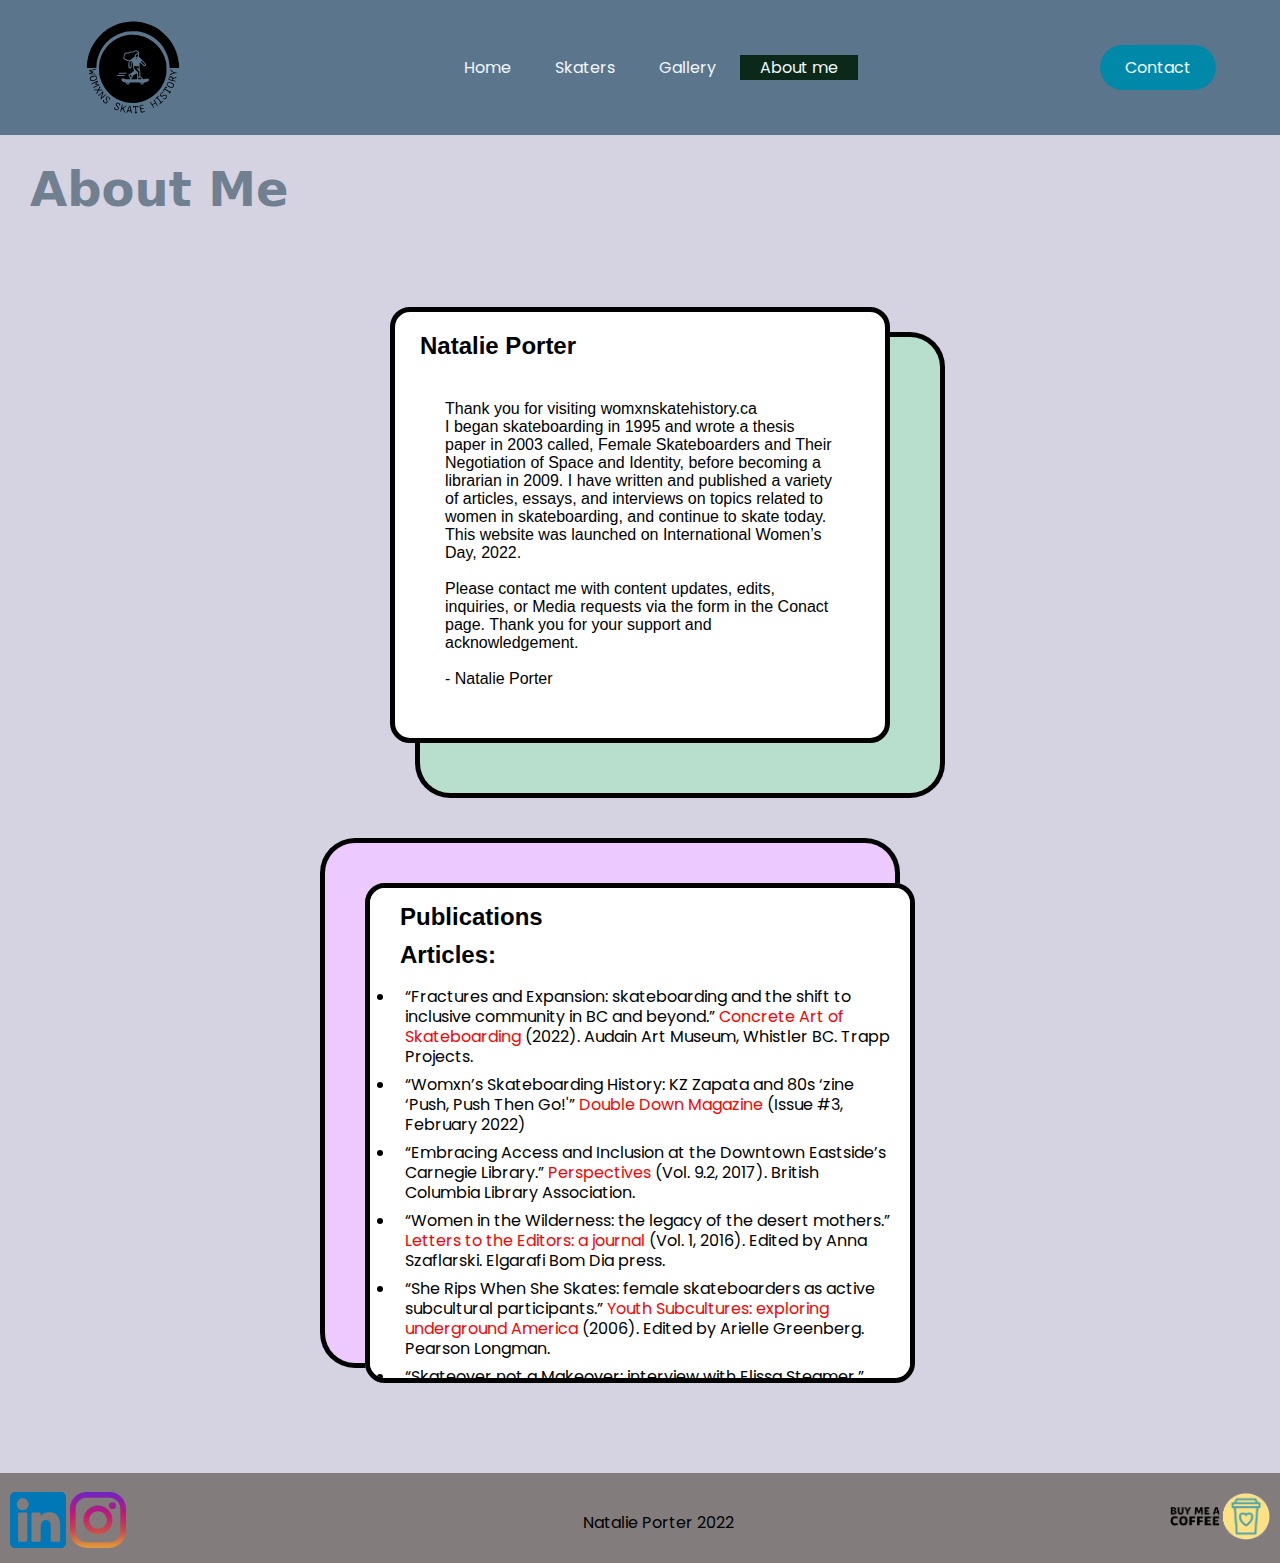
<file: About_me.html>
<!DOCTYPE html>
<html>
    <head>
        
        <meta charset="UTF-8">
        <meta name="viewport" content="width=device-width, initial-scale=1.0">
        <title>Womxn Skate History</title>
        <link rel="stylesheet" type="text/css" href="CSS/Stylesheet.CSS">
    </head>

    <header> 
        <img class="logo" src="Media/logo-1.svg" alt="Logo">
        <nav>
            <ul class="links">
                <li ><a href="index.html">Home</a></li>
                <li><a href="Skaters.html">Skaters</a></li>
                <li ><a href="Gallery.html">Gallery</a></li>
                <li class="active" ><a href="About_me.html">About me</a></li>
            </ul>
        </nav>
        <a class="cta" href="Contact.html"><button>Contact</button></a>
    </header>

    <body>
        <h1 class="heading">About Me</h1>
        <div class="about-me-body">
            <div class="box1">
                <h2 class="box-heading">Natalie Porter</h2>
                
                <p class="hometxt">
                    Thank you for visiting womxnskatehistory.ca <br>
                    I began skateboarding in 1995 and wrote a thesis paper in 2003 called, 
                    Female Skateboarders and Their Negotiation of Space and Identity, 
                    before becoming a librarian in 2009. I have written and published a 
                    variety of articles, essays, and interviews on topics related to women 
                    in skateboarding, and continue to skate today. This website was launched 
                    on International Women’s Day, 2022.
                    <br> <br>
                    Please contact me with content updates, 
                    edits, inquiries, or Media requests via the 
                    form in the Conact page. Thank you for your support and 
                    acknowledgement.
                    <br> <br>
                    - Natalie Porter
        
                </p>
            </div>

            <div class="publications">
                <h2 class="box-heading">
                    Publications
                </h2>

                <h2 class="box-heading">Articles:</h2>
                <ul class="list">
                    <li class="listitem">“Fractures and Expansion: 
                        skateboarding and the shift to inclusive 
                        community in BC and beyond.”
                        <a href="https://store.thepolygon.ca/products/out-of-control-the-concrete-art-of-skateboarding">Concrete Art of Skateboarding</a> 
                        
                        (2022). Audain Art Museum, Whistler BC. Trapp Projects.</li>
                    <li class="listitem">“Womxn’s Skateboarding History: 
                        KZ Zapata and 80s ‘zine ‘Push, Push Then Go!'” 
                        <a href="https://www.doubledownzine.com/shop/double-down-zine-issue-three-pre-order">Double Down Magazine</a>
                         (Issue #3, February 2022)</li>
                    <li class="listitem">“Embracing Access and Inclusion at the 
                        Downtown Eastside’s Carnegie Library.” 
                        <a href="https://bclaconnect.ca/perspectives/2017/05/01/carnegie-library/">Perspectives</a> (Vol. 9.2, 2017). 
                        British Columbia Library Association.</li>
                    <li class="listitem">“Women in the Wilderness: the 
                        legacy of the desert mothers.”
                        <a href="https://elgarafibomdia.com/?s=%22Anna%20M.%20Szaflarski%20(ed.)%22">Letters to the 
                        Editors: a journal</a>  (Vol. 1, 2016). Edited by Anna 
                        Szaflarski. Elgarafi Bom Dia press.</li>
                    <li class="listitem">“She Rips When She Skates: female 
                        skateboarders as active subcultural participants.”
                        <a href="https://www.pearson.com/store/p/youth-subcultures-exploring-underground-america-a-longman-topics-reader-/P100000233678/9780321241948">Youth Subcultures: exploring underground America </a> 
                        (2006). 
                        Edited by Arielle Greenberg. Pearson Longman.</li>
                    <li class="listitem">“Skateover not a Makeover: interview with 
                        Elissa Steamer.” Exposé 
                        Skateboard Magazine (Issue No. 7, 2005), pp.62-63.</li>
                    
                    </ul>
                <h2 class="box-heading">Books</h2>
                <ul class="list">
                    <li class="listitem">
                    <a href="https://www.goodreads.com/book/show/23870676-the-history-of-women-in-skateboarding?from_search=true&from_srp=true&qid=VDGCt47Sn3&rank=4">The History of Women in Skateboarding</a> (2014) 
                    eBook. Fundraiser for Skateistan.</li>
                </ul>       
                
                <h2 class="box-heading">Zines</h2>
                <ul class="list">
                    <li class="listitem">
                        <a href="https://www.facebook.com/165176723502817/posts/our-dear-friend-natalie-porter-has-been-working-looong-and-hard-on-this-wonderfu/855914414429041/">Idlewood</a>
                        . Published by Antisocial skateshop (2009-2014).
                    </li>
                    <li class="listitem">
                        <a href="https://gasolinegypsy.wordpress.com/2016/08/02/brujas-a-stone-mason-and-authenticity/">Armpit</a>
                        . Published by Skirtboarders (2002 – 2004).
                    </li>
                </ul>

                <h2 class="box-heading">Thesis</h2>
                <ul class="list">
                    <li class="listitem">
                        <a href="https://spectrum.library.concordia.ca/2270/">"Female Skateboarders and their Negotiation of Space and Identity"</a> (2003). Masters thesis. Concordia University.</li>
                </ul>
            </div>

        </div>
    </body> 

    <footer class="footer">
        <ul>
        <a href="https://www.linkedin.com/in/natalielouiseporter/">
            <img  class="LI_logo" src="Media/LI_logo.svg" alt="LinkedIn link">
        </a>
        <a  href="https://www.instagram.com/womxnsk8history/">
            <img class="IG_logo" src="Media/IG_logo.svg" alt="Instagram link">
       </a>
        </ul>
       
        <p class="Nat">Natalie Porter 2022</p> 
        <a href="https://www.buymeacoffee.com/natalieporter">
        <img class="donate" src="Media/Coffee.png" alt="donate link">
        </a>
    </footer>
    
</html>
</file>
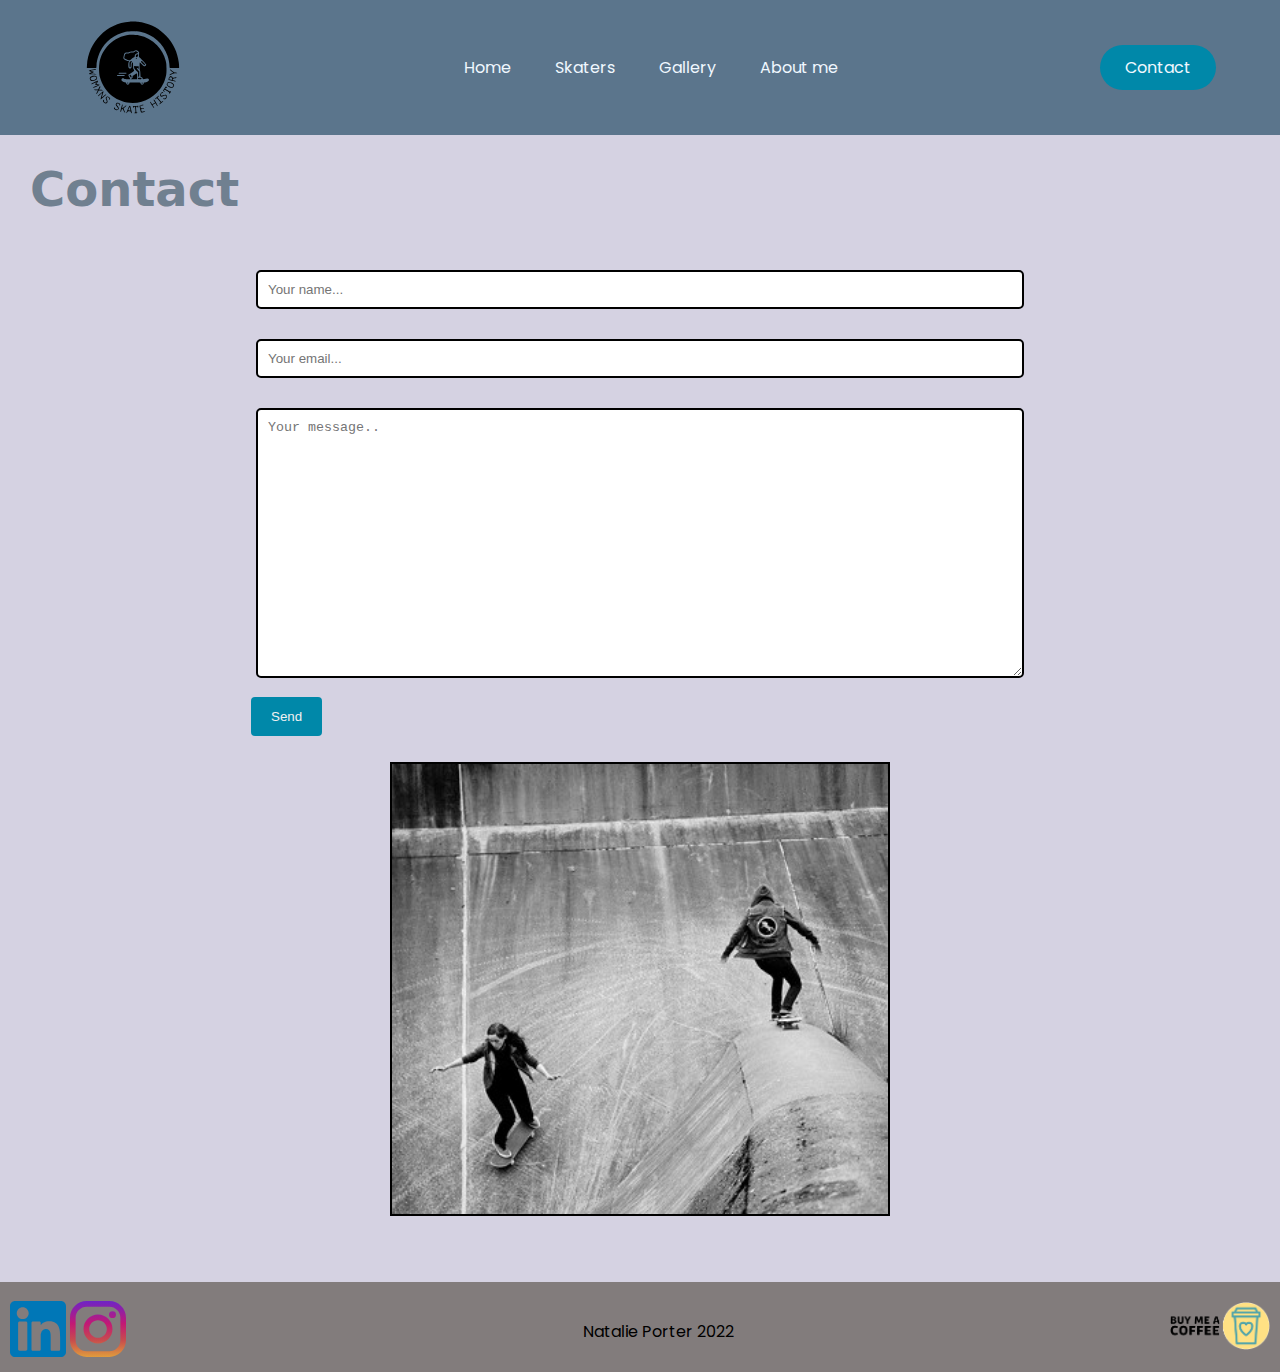
<file: Contact.html>
<!DOCTYPE html>
<html>
    <head>
        <meta charset="UTF-8">
        <meta name="viewport" content="width=device-width, initial-scale=1.0">
        <title>Womxn Skate History</title>
        <link rel="stylesheet" type="text/css" href="CSS/Stylesheet.CSS">
    </head>

    <header> 
        <img class="logo" src="Media/logo-1.svg" alt="Logo">

        <nav>
            <ul class="links">
                <li ><a href="index.html">Home</a></li>
                <li><a href="Skaters.html">Skaters</a></li>
                <li ><a href="Gallery.html">Gallery</a></li>
                <li ><a href="About_me.html">About me</a></li>
            </ul>
        </nav>
        <a class="cta" href="Contact.html"><button>Contact</button></a>
    </header>

    <body>
        <h1 class="heading">Contact</h1>
        <div class="main-content">
            <div class="container">
                <form action="actionpage.php">
                    <br>
                    
                    <input type="text" name="name" id="name"
                    placeholder="Your name...">
                    <br>
                    <input type="text" id="email" name="email"
                    placeholder="Your email...">

                    <br>
                    <textarea class="text.area" id="subject" name="subject" placeholder="Your message.."></textarea>
                    <br>
                    <input type="submit" value="Send">
                </form>
            </div>

            <div class="contactphoto"> 
                <img  src="Media/contact page photo.jpg" alt="skateboarders">
            </div>
        </div>  
    </body>
    <br><br>
    
    <footer class="footer">
        <ul>
        <a href="https://www.linkedin.com/in/natalielouiseporter/">
            <img  class="LI_logo" src="Media/LI_logo.svg" alt="LinkedIn link">
        </a>
        <a  href="https://www.instagram.com/womxnsk8history/">
            <img class="IG_logo" src="Media/IG_logo.svg" alt="Instagram link">
       </a>
        </ul>
       
        <p class="Nat">Natalie Porter 2022</p> 
       <a href="https://www.buymeacoffee.com/natalieporter">
        <img class="donate" src="Media/Coffee.png" alt="donate link">
       </a>
    </footer>
</html>
</file>
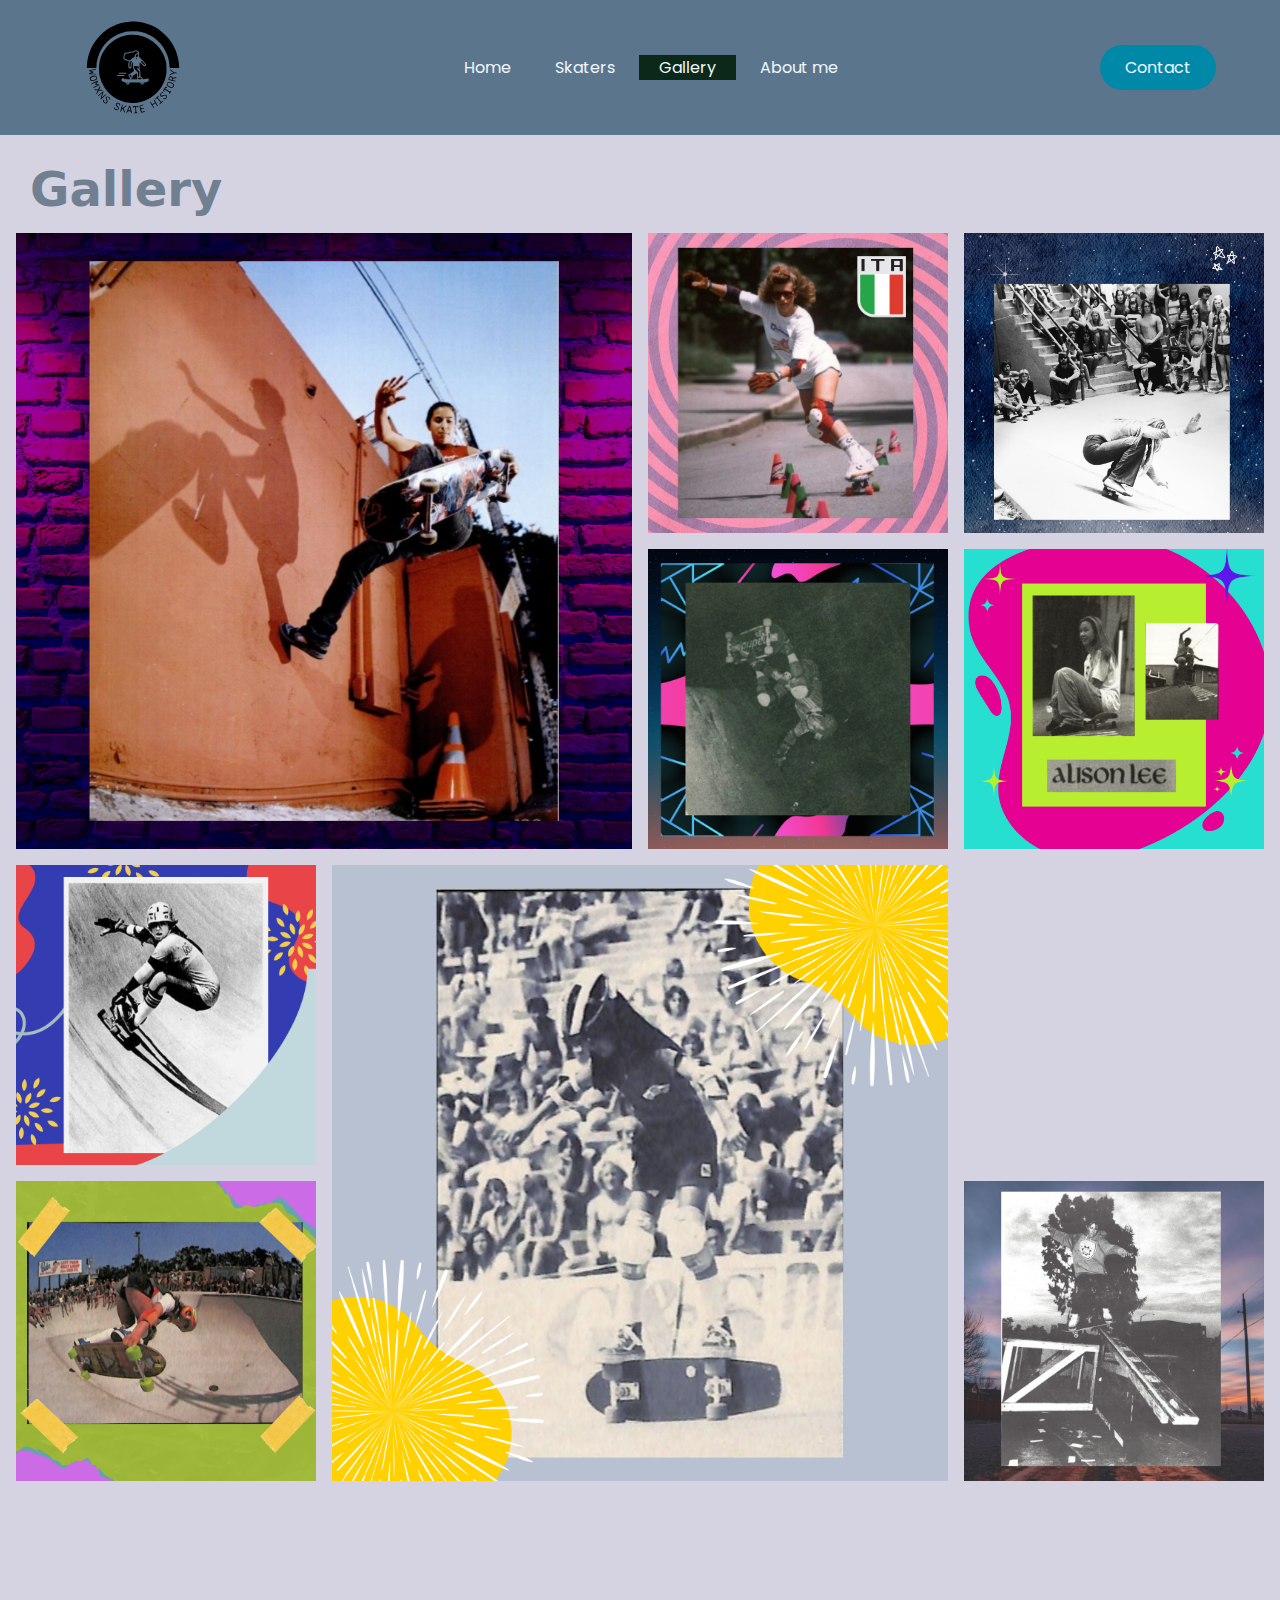
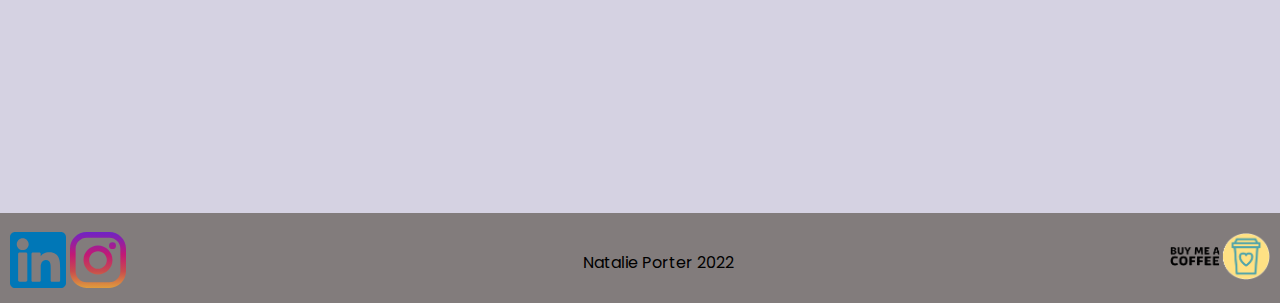
<file: Gallery.html>
<!DOCTYPE html>
<!DOCTYPE html>
<html>

  <head>
      <meta charset="UTF-8">
      <meta name="viewport" content="width=device-width, initial-scale=1.0">
      <title>Womxn Skate History</title>
      <link rel="stylesheet" type="text/css" href="CSS/Stylesheet.CSS">
  </head>

  <header> 
    <img class="logo" src="Media/logo-1.svg" alt="Logo">

    <nav>
        <ul class="links">
            <li ><a href="index.html">Home</a></li>
            <li><a href="Skaters.html">Skaters</a></li>
            <li class="active"><a href="Gallery.html">Gallery</a></li>
            <li ><a href="About_me.html">About me</a></li>
        </ul>
    </nav>
    <a class="cta" href="Contact.html"><button>Contact</button></a>
  </header>

  <body>
    <h1 class="heading">Gallery</h1>
    
    <div class="image-grid">
      <img class="image-grid-col-2 image-grid-row-2" src="Media/Gallery/violet-kimble-cover.png" alt="Violeet-kimble cover photo">
      <img src="Media/Gallery/antonella-ferrero-cover.png" alt="antonella-ferrero-cover photo">
      <img src="Media/Gallery/starla-stewart-cover.png" alt="starla-stewart-cover photo">
      <img src="Media/Gallery/sue-smith-cover.png" alt="sue-smith-cover photo">
      <img src="Media/Gallery/alison-lee-cover.png" alt="alison-lee cover photo">
      <img src="Media/Gallery/yuki-kuwabara-cover.png" alt="yuki-kuwabara-cover photo">
      <img class="image-grid-col-2 image-grid-row-2" src="Media/Gallery/sunshine-lee.png" alt="sunshine-lee">
      <iframe src="https://www.youtube.com/embed/RnWKujQrlqw" title="Alexis Sablone en Cross Roads" frameborder="0" allow="accelerometer; autoplay; clipboard-write; encrypted-Media; gyroscope; picture-in-picture" allowfullscreen></iframe>
      <img src="Media/Gallery/terry-verdoia-cover.png" alt="sunshine-lee">
      <img src="Media/Gallery/christy-jordahl-cover.png" alt="sunshine-lee">
      <iframe class="image-grid-col-2" src="https://www.youtube.com/embed/2vwqWaJ7Nok" title="Sue Hazel  - Skateboarding" frameborder="0" allow="accelerometer; autoplay; clipboard-write; encrypted-Media; gyroscope; picture-in-picture" allowfullscreen></iframe>
    </div>

  </body> 

  <footer class="footer">
    <ul>
      <a href="https://www.linkedin.com/in/natalielouiseporter/">
        <img  class="LI_logo" src="Media/LI_logo.svg" alt="LinkedIn link">
      </a>
      <a  href="https://www.instagram.com/womxnsk8history/">
        <img class="IG_logo" src="Media/IG_logo.svg" alt="Instagram link">
      </a>
    </ul>
    
    <p class="Nat">Natalie Porter 2022</p> 
    <a href="https://www.buymeacoffee.com/natalieporter">
    <img class="donate" src="Media/Coffee.png" alt="donate link">
    </a>
  </footer>
</html>
</file>
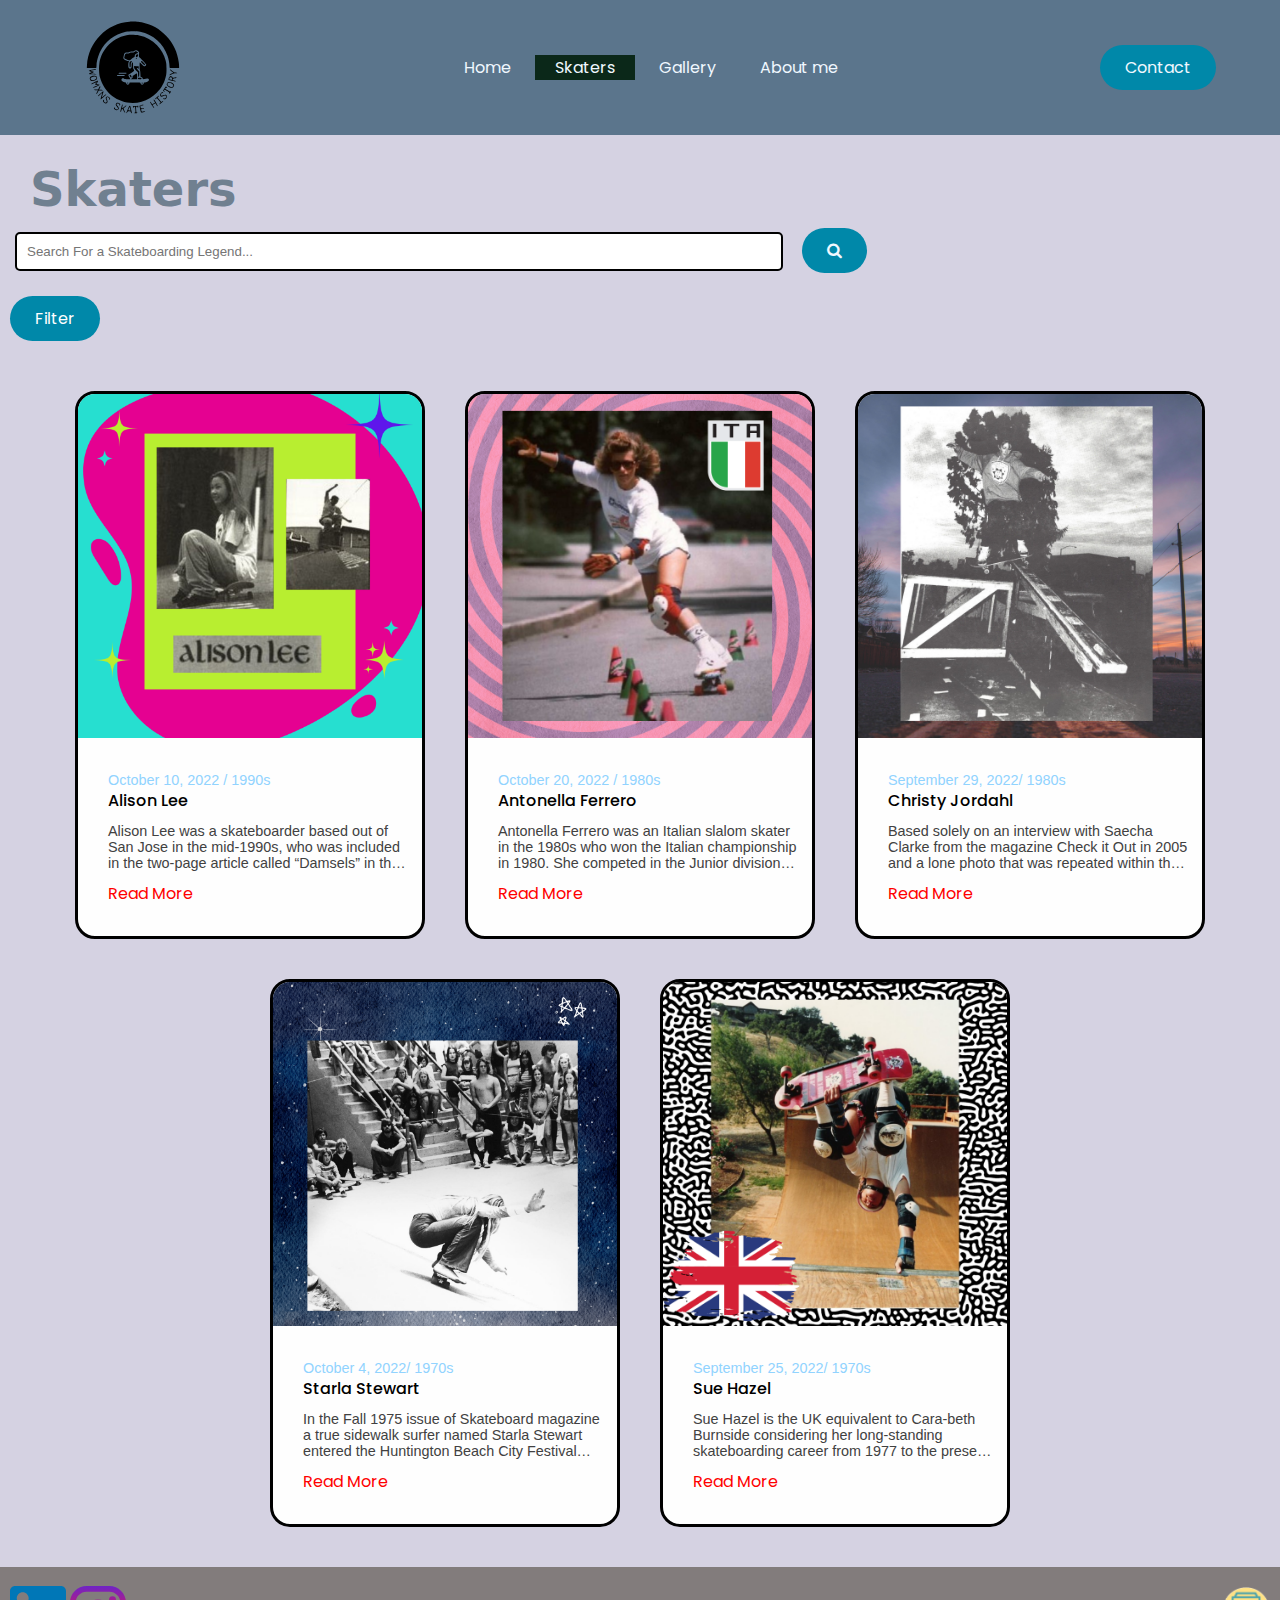
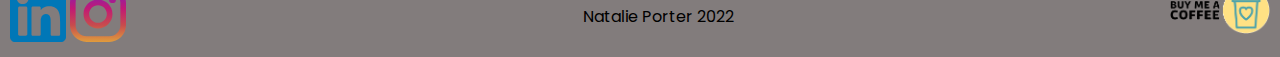
<file: Skaters.html>
<!DOCTYPE html>
<html>
<head>
    
    <meta charset="UTF-8">
    <meta name="viewport" content="width=device-width, initial-scale=1.0">
    <title>Womxn Skate History</title>
    <link rel="stylesheet" type="text/css" href="CSS/Stylesheet.CSS">
    <link rel="stylesheet" href="https://cdnjs.cloudflare.com/ajax/libs/font-awesome/4.7.0/css/font-awesome.min.css">

</head>

    <!--NAVIGATION BAR-->
    <header> 
        <!--LOGO-->
        <img class="logo" src="Media/logo-1.svg" alt="Logo" >
        <!--MAIN NAVIGATION-->
        <nav>
            <ul class="links">
                <li ><a href="index.html">Home</a></li>
                <li class="active"><a href="Skaters.html">Skaters</a></li>
                <li ><a href="Gallery.html">Gallery</a></li>
                <li ><a href="About_me.html">About me</a></li>
            </ul>
        </nav>
        <!--CONTACT BUTTON-->
        <a class="cta" href="Contact.html"><button>Contact</button></a>
    </header>
    <!--//NAVIGATION BAR-->

    <!--BODY-->
    <body>

        <h2 class="heading">Skaters</h2>

        <!--Search Bar-->
        <div class="search-container">
            <form action="">
              <input type="text" placeholder="Search For a Skateboarding Legend..." name="search">
              <button type="submit"><i class="fa fa-search"></i></button>
            </form>
        </div>
        
        <div class="dropdown">
            <button class="dropbtn">Filter</button>
            <div class="dropdown-content">
                <a href="#">1960s</a>
                <a href="#">1970s</a>
                <a href="#">1980s</a>
                <a href="#">1990s</a>
                <a href="#">2000s</a>
                <a href="#">Mystery</a>
            </div>
        </div>
        
        <!--Post container-->
        <div class="skaters-container">

            <!--box1-->
            <div class="post-box">
                
                <img class="post-img" src="Media/Gallery/alison-lee-cover.png" alt="alison-lee-cover">
            <!--Text-->
            <div class="post-text">
                <span>October 10, 2022 / 1990s</span>
                <a class="post-title" href="https://womxnskatehistory.ca/2022/10/10/alison-lee/">Alison Lee</a>
                <p class="post-story">Alison Lee was a skateboarder based out of San Jose in 
                    the mid-1990s, who was included in the two-page article 
                    called “Damsels” in the June 1996 issue of Thrasher 
                    (along with Cindy Gorset and Jamie Reyes).</p>
                    <a class="read-more" href="https://womxnskatehistory.ca/2022/10/10/alison-lee/">Read More</a>
            </div>


            </div>

            <!--box2-->
            <div class="post-box">
                
                <img class="post-img" src="Media/Gallery/antonella-ferrero-cover.png" alt="antonella-ferrero-cover">
            <!--Text-->
            <div class="post-text">
                <span>October 20, 2022 / 1980s</span>
                <a class="post-title" href="https://womxnskatehistory.ca/2022/10/20/antonella-ferrero/">Antonella Ferrero</a>
                <p class="post-story">Antonella Ferrero was an Italian 
                    slalom skater in the 1980s who won the Italian 
                    championship in 1980. She competed in the Junior 
                    division and either matched or surpassed Giammarco 
                    Luca, who became a legendary Italian skater in the 1990s, 
                    since they were the same age.</p>
                    <a class="read-more" href="https://womxnskatehistory.ca/2022/10/20/antonella-ferrero/">Read More</a>
            </div>


            </div>

            <!--box3-->
            <div class="post-box">
                
                <img class="post-img" src="Media/Gallery/christy-jordahl-cover.png" alt="alison-lee-cover">
            <!--Text-->
            <div class="post-text">
                <span>September 29, 2022/ 1980s</span>
                <a class="post-title" href="https://womxnskatehistory.ca/2022/09/29/christy-jordahl/">Christy Jordahl</a>
                <p class="post-story">Based solely on an interview with 
                    Saecha Clarke from the magazine Check it Out in 2005
                     and a lone photo that was repeated within the zines 
                     Girls Who Grind and Equal Time (Vol. 1, No. 2) in
                      April 1989 by George Medlock, we know that Christy
                     Jordahl was an early street skateboarding pioneer.</p>
                    <a class="read-more" href="https://womxnskatehistory.ca/2022/09/29/christy-jordahl/">Read More</a>
            </div>


            </div>

            <!--box4-->
            <div class="post-box">
                
                <img class="post-img" src="Media/Gallery/starla-stewart-cover.png" alt="starla-stewart-cover">
            <!--Text-->
            <div class="post-text">
                <span>October 4, 2022/ 1970s</span>
                <a class="post-title" href="https://womxnskatehistory.ca/2022/10/04/starla-stewart/">Starla Stewart</a>
                <p class="post-story">In the Fall 1975 issue of Skateboard magazine a true sidewalk surfer named Starla Stewart entered the Huntington Beach City Festival contest. The results show that Starla placed first in the girls’ category ahead of Daisy Apodaca, and was 13 or 14 years old at the time. The photo of Starla skating barefoot in classic</p>
                    <a class="read-more" href="https://womxnskatehistory.ca/2022/10/04/starla-stewart/">Read More</a>
            </div>


            </div>

            <!--box5-->
            <div class="post-box">
                
                <img class="post-img" src="Media/Gallery/sue-hazel-cover.png" alt="Sue-hazel-cover">
            <!--Text-->
            <div class="post-text">
                <span>September 25, 2022/ 1970s</span>
                <a class="post-title" href="https://womxnskatehistory.ca/2022/09/25/sue-hazel/">Sue Hazel</a>
                <p class="post-story">Sue Hazel is the UK equivalent to Cara-beth Burnside considering her long-standing skateboarding career from 1977 to the present and her role in supporting the progression of female skaters in Britain. While brief interviews of Sue appeared in UK magazines Sk8Action and Skateboard! during the 1980s, a more thorough interview was conducted in 2010 by </p>
                    <a class="read-more" href="https://womxnskatehistory.ca/2022/09/25/sue-hazel/">Read More</a>
            </div>


            </div>

            
        </div>

        




    </body>
    <!--//BODY-->
    <!--FOOTER-->
    <footer>
        <!--LINKDEN AND INSTA LINKS-->
        <ul>
        <a href="https://www.linkedin.com/in/natalielouiseporter/">
            <img  class="LI_logo" src="Media/LI_logo.svg" alt="LinkedIn link">
        </a>
        <a  href="https://www.instagram.com/womxnsk8history/">
            <img class="IG_logo" src="Media/IG_logo.svg" alt="Instagram link">
       </a>
        </ul>
       <!--SITE CREDITS-->
        <p class="Nat">Natalie Porter 2022</p> 
        <!--DONATE LINK-->
       <a href="https://www.buymeacoffee.com/natalieporter">
        <img class="donate" src="Media/Coffee.png" alt="donate link">
       </a>
    </footer>
    <!--//FOOTER-->
</html>
</file>
<file: CSS/Stylesheet.CSS>
@import url('https://fonts.googleapis.com/css2?family=Poppins:wght@500&display=swap');

@import url('https://fonts.googleapis.com/css2?family=Alkalami&display=swap');

* {
    box-sizing: border-box;
    margin: 0;
    padding: 0;
}
 

.heading {
    font-family:system-ui, -apple-system, BlinkMacSystemFont, 'Segoe UI', Roboto, Oxygen, Ubuntu, Cantarell, 'Open Sans', 'Helvetica Neue', sans-serif;
    font-size: 3rem;
    margin-left: 30px;
    padding-top: 2%;
    color: slategray;
}

.box-heading {
    font-family: 'Franklin Gothic Medium', 'Arial Narrow', Arial, sans-serif ;
    text-align: left;
    padding-left: 15px;
    padding-top: 10px;
}

p {
    font-family: 'Franklin Gothic Medium', 'Arial Narrow', Arial, sans-serif;
    padding-left: 20px;
    text-align: left;
    font-size: 1rem;
}

body{
    background-color: #d5d2e2;
    height: 75vh;
    overflow-x: hidden;
    
}
/*HEADER*/
header{
    display: flex;
    overflow: hidden;
    justify-content:space-between;
    align-items: center;
    padding: 30px 5%;
    height: 15vh;
    background-color: rgb(91, 117, 140);
    width: 100vw;
}

.cta {
    margin-left: auto;
}

.logo {
    cursor: pointer;
    margin-right:auto ;
    max-width: 12%;
}

.links{
    list-style: none;
}

.links li {
    display: inline-block;
    padding: 0px 20px;
    text-align: center;
}

.links li a {
    transition: all 0.3s ease 0s;
}

.links li a:hover {
    color: #1cd5ff;
}

.active {
    background-color: rgb(11, 40, 25);
}

button{
    padding: 10px 25px;
    background-color:rgba(0,136,169,1) ;
    border: none;
    border-radius:50px ;
    transition: all 0.3s ease 0s;
    cursor: pointer;
    margin-left: auto;
}

button:hover{
    background-color:rgba(0,136,169,0.6) ;
}

li, a, button{
    font-family: 'Poppins', sans-serif;
    font-weight: 250rem;
    font-size: 1rem;
    color: aliceblue;
    text-decoration: none;
}

/*//HEADER*/





/*FOOTER*/
footer{
    padding-left: 10px;
    padding-right: 10px;

    height: 10vh;
    background-color: rgb(130, 124, 124);
    width: 100%;
    display: flex;
    justify-content: space-between;
    position: absolute;
    
    overflow: hidden;
    
}

footer .Nat {
    font-family: 'Poppins', sans-serif;
    font-size: 1rem;
    text-align: center;
    margin-top: calc(5vh - 0.5em);
    

}

.credits {
    color: rgb(63, 0, 235);
}

.credits:hover {
    color: rgb(212, 16, 16);
    transition: ease all 0.3s;
}

.IG_logo {
    width: 3.5em;
    height: auto;
    margin-top: calc(3vh - 0.5em);

}

.LI_logo {
    width: 3.5em;
    margin-top: calc(3vh - 0.5em);
}

.donate {
    width: 100px;
    margin-top: calc(3vh - 0.5em);
}
/*//FOOTER*/

/*CONTACT*/

.contactphoto {
    border: solid 2px black;
    display: flex;
    width: 500px;
    height: auto;
    margin: 10px;
}

.contactphoto img {
    width: 100%;
    height: 100%;
}

input[type=text], select, textarea {
    
	width: 60vw;
    height: auto;
    
	padding: 10px;
	border: 2px solid rgb(0, 0, 0);
	border-radius: 5px;
	margin:15px;

	
}

textarea {
    
    min-height: 270px;
    padding: 10px;
	border: 2px solid rgb(0, 0, 0);
	border-radius: 5px;
	margin:15px;
	

}

input[type=submit] {
	background-color: rgba(0,136,169,1);
	color: #f1f1f1;
	padding: 12px 20px;
	border: none;
	border-radius: 4px;
	cursor: pointer;
	margin-left: 10px;
    margin-bottom: 16px;
    transition: all 0.3s ease 0s;
}


input[type=submit]:hover{

background-color: rgba(0,136,169,0.6);
}

/*//CONTACT*/

/*HOME*/

.main-content{
    display: flex;
    justify-content: center;
    align-items: center;
    margin: 20px 0px;
    flex-wrap: wrap;
}

.box1 {
    border: solid 5px black;
    background-color: white;
    border-radius: 20px;
    width: 500px;
    height: auto;
    padding: 10px;
    margin: 70px;
    box-shadow: 
    40px 40px 0px 10px #B8DeCD,
    40px 40px 0px 15px black;
}

.box1 .hometxt {
    padding: 40px;
}

.slideshow-container {
    border: solid black 5px;
    border-radius: 20px;
    margin: 70px;
    box-shadow:
    -40px -40px 0px 10px #f0f030,
    -40px -40px 0px 15px black; 
    width: 550px;
    position: relative;
    

}

#slideShowImage {
    width: 	100%;
    border-radius: 3%;
    object-fit: cover;
    display: block;
    
}

.slideshow-button-right {
    position: absolute;
    left: 15px;
    top: 80%;
    color: rgb(0, 0, 0);
    background-color: #B8DeCD;
}

.slideshow-button-left {
    position: absolute;
    right: 15px;
    top: 80%;
    color: rgb(0, 0, 0);
    background-color: #B8DeCD;
}



/*//HOME*/

/*ABOUT ME*/

.about-me-body {
    display: flex;
    justify-content: center;
    align-items: center;
    margin: 20px 0px;
    flex-wrap: wrap;
}

.publications {
    border: solid 5px black;
    background-color: white;
    border-radius: 20px;
    
    width: 550px;
    max-height: 500px;
    padding:5px 5px 4px 15px;
    margin: 70px;
    overflow-y: scroll;
    
    box-shadow: 
    -30px -30px 0px 10px #ecc9ff,
    -30px -30px 0px 15px black;
}

.publications .list {
    padding: 10px;
}

.listitem > a {
    color: rgb(251, 1, 1);
}

.listitem > a:hover {
    color: rgb(76, 0, 255);
    transition: ease all 0.3s;
}

.listitem{
    color: #000;  
    list-style:disc;
    padding-left: 10px ;
    padding-top: 8px;
    line-height: 20px;
}



/*//ABOUT ME*/









/*GALLERY*/
.image-grid {
    --gap:16px;
    --num-cols: 4;
    --row-height: 300px;

    box-sizing: border-box;
    padding: var(--gap);

    display: grid;
    grid-template-columns: repeat(var(--num-cols), 1fr);
    grid-auto-rows: var(--row-height);
    gap: var(--gap);
    overflow: hidden;
}

.image-grid >img {
    width: 100%;
    height: 100%;
    object-fit: cover;
}

.image-grid >iframe {
    width: 100%;
    height: 100%;
    object-fit: cover;
}

.image-grid.img:hover{
    --gap:2px;
}

.image-grid-col-2 {
    grid-column:span 2 ;
}

.image-grid-row-2 {
    grid-row:span 2 ;
}
/*//GALLERY*/


/*SKATERS PAGE*/

.skaters-container {
    display: flex;
    justify-content:center ;
    align-items: center;
    margin: 20px 0px;
    flex-wrap: wrap;
}


.post-box {
    width: 350px;
    background-color:#fffffff6;
    border: 3px solid rgb(0, 0, 0);
    border-radius: 20px;
    margin: 20px;
}

.post-img{
    width: 100%;
    height: auto;
    border-top-left-radius:17px ;
    border-top-right-radius: 17px;
}

.post-img img{
    width: 100%;
    height: 100%;
    object-fit: cover;
    object-position: center;
}

.post-text{
    padding: 30px;
    display: flex;
    flex-direction: column;
}

.post-text span{
    color: rgb(145, 211, 255);
    font-size: 0.9rem;
    font-family: 'Franklin Gothic Medium', 'Arial Narrow', Arial, sans-serif;
}

.post-text .post-title {
    font-size: 1rem;
    font-weight: 500;
    color: #000;
}

.post-text .post-title:hover{
    color: #422da1;
    transition: all ease 0.3s;

}

.post-text .post-story{
    color: #414141;
    font-size: 0.9rem;
    display: -webkit-box;
    -webkit-line-clamp: 3;
    -webkit-box-orient: vertical;
    overflow: hidden;
    text-overflow:ellipsis ;
    margin: 10px -20px;
}

.post-text .read-more {
    color: rgb(255, 0, 0)
}

.post-text .read-more:hover{
    color: #422da1;

    transition: all ease 0.3s;

}

.dropbtn {
    
    color: white;
    
    font-size: 16px;
    border: none;
    cursor: pointer;
  }
  

.dropdown {
position: relative;
display: inline-block;
padding: 10px;
}

.dropdown-content {
display: none;
position: absolute;
background-color: #f9f9f9;
min-width: 160px;
box-shadow: 0px 8px 16px 0px rgba(0,0,0,0.2);
z-index: 1;
}

.dropdown-content a {
color: black;
padding: 12px 16px;
text-decoration: none;
display: block;
}


.dropdown-content a:hover {background-color: #f1f1f1}


.dropdown:hover .dropdown-content {
display: block;
}

/*//SKATERS PAGE*/





/*Media querys*/
@Media screen and (max-width:1023px) {
    .image-grid{
        --num-cols:2;
        --row-height:200px;
    }

}
</file>
